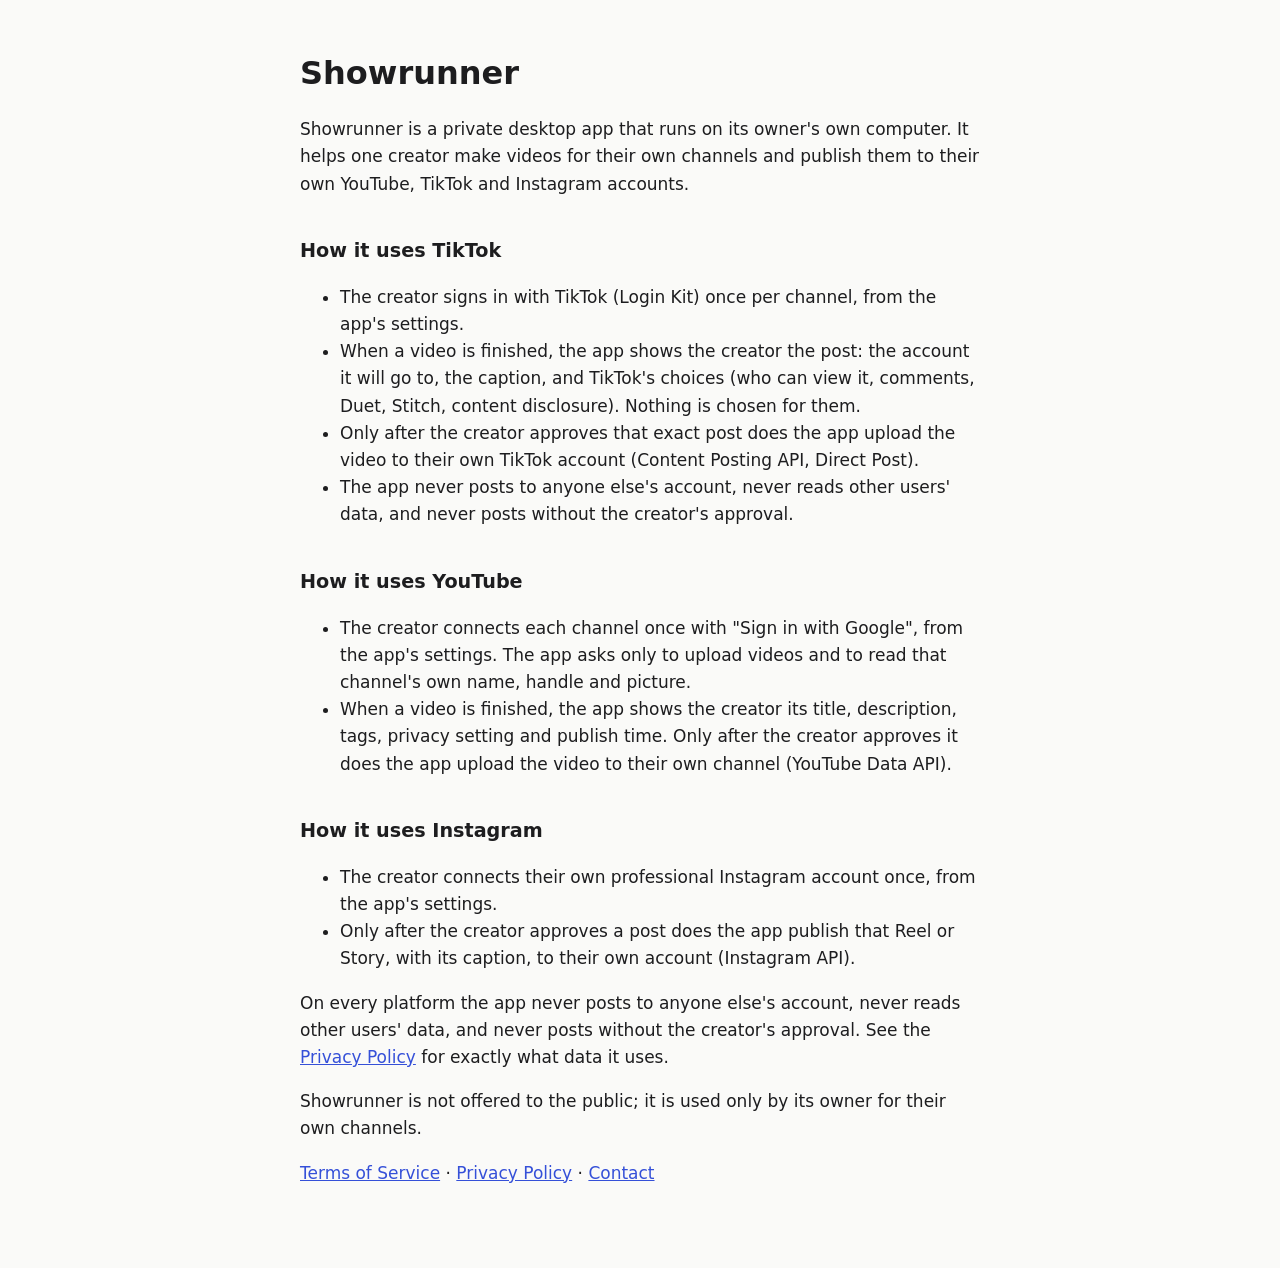
<file: index.html>
<!doctype html>
<html lang="en">
<head>
<meta charset="utf-8">
<meta name="viewport" content="width=device-width, initial-scale=1">
<title>Showrunner</title>
<link rel="stylesheet" href="style.css">
</head>
<body>
<main>
<h1>Showrunner</h1>
<p>Showrunner is a private desktop app that runs on its owner's own computer. It helps
one creator make videos for their own channels and publish them to their own YouTube,
TikTok and Instagram accounts.</p>

<h2>How it uses TikTok</h2>
<ul>
<li>The creator signs in with TikTok (Login Kit) once per channel, from the app's settings.</li>
<li>When a video is finished, the app shows the creator the post: the account it will go
to, the caption, and TikTok's choices (who can view it, comments, Duet, Stitch, content
disclosure). Nothing is chosen for them.</li>
<li>Only after the creator approves that exact post does the app upload the video to
their own TikTok account (Content Posting API, Direct Post).</li>
<li>The app never posts to anyone else's account, never reads other users' data, and
never posts without the creator's approval.</li>
</ul>

<h2>How it uses YouTube</h2>
<ul>
<li>The creator connects each channel once with "Sign in with Google", from the app's
settings. The app asks only to upload videos and to read that channel's own name,
handle and picture.</li>
<li>When a video is finished, the app shows the creator its title, description, tags,
privacy setting and publish time. Only after the creator approves it does the app upload
the video to their own channel (YouTube Data API).</li>
</ul>

<h2>How it uses Instagram</h2>
<ul>
<li>The creator connects their own professional Instagram account once, from the app's
settings.</li>
<li>Only after the creator approves a post does the app publish that Reel or Story, with
its caption, to their own account (Instagram API).</li>
</ul>

<p>On every platform the app never posts to anyone else's account, never reads other
users' data, and never posts without the creator's approval.
See the <a href="privacy.html">Privacy Policy</a> for exactly what data it uses.</p>

<p>Showrunner is not offered to the public; it is used only by its owner for their own
channels.</p>

<p><a href="terms.html">Terms of Service</a> · <a href="privacy.html">Privacy Policy</a> ·
<a href="mailto:erim.giray@gmail.com">Contact</a></p>
</main>
</body>
</html>
</file>
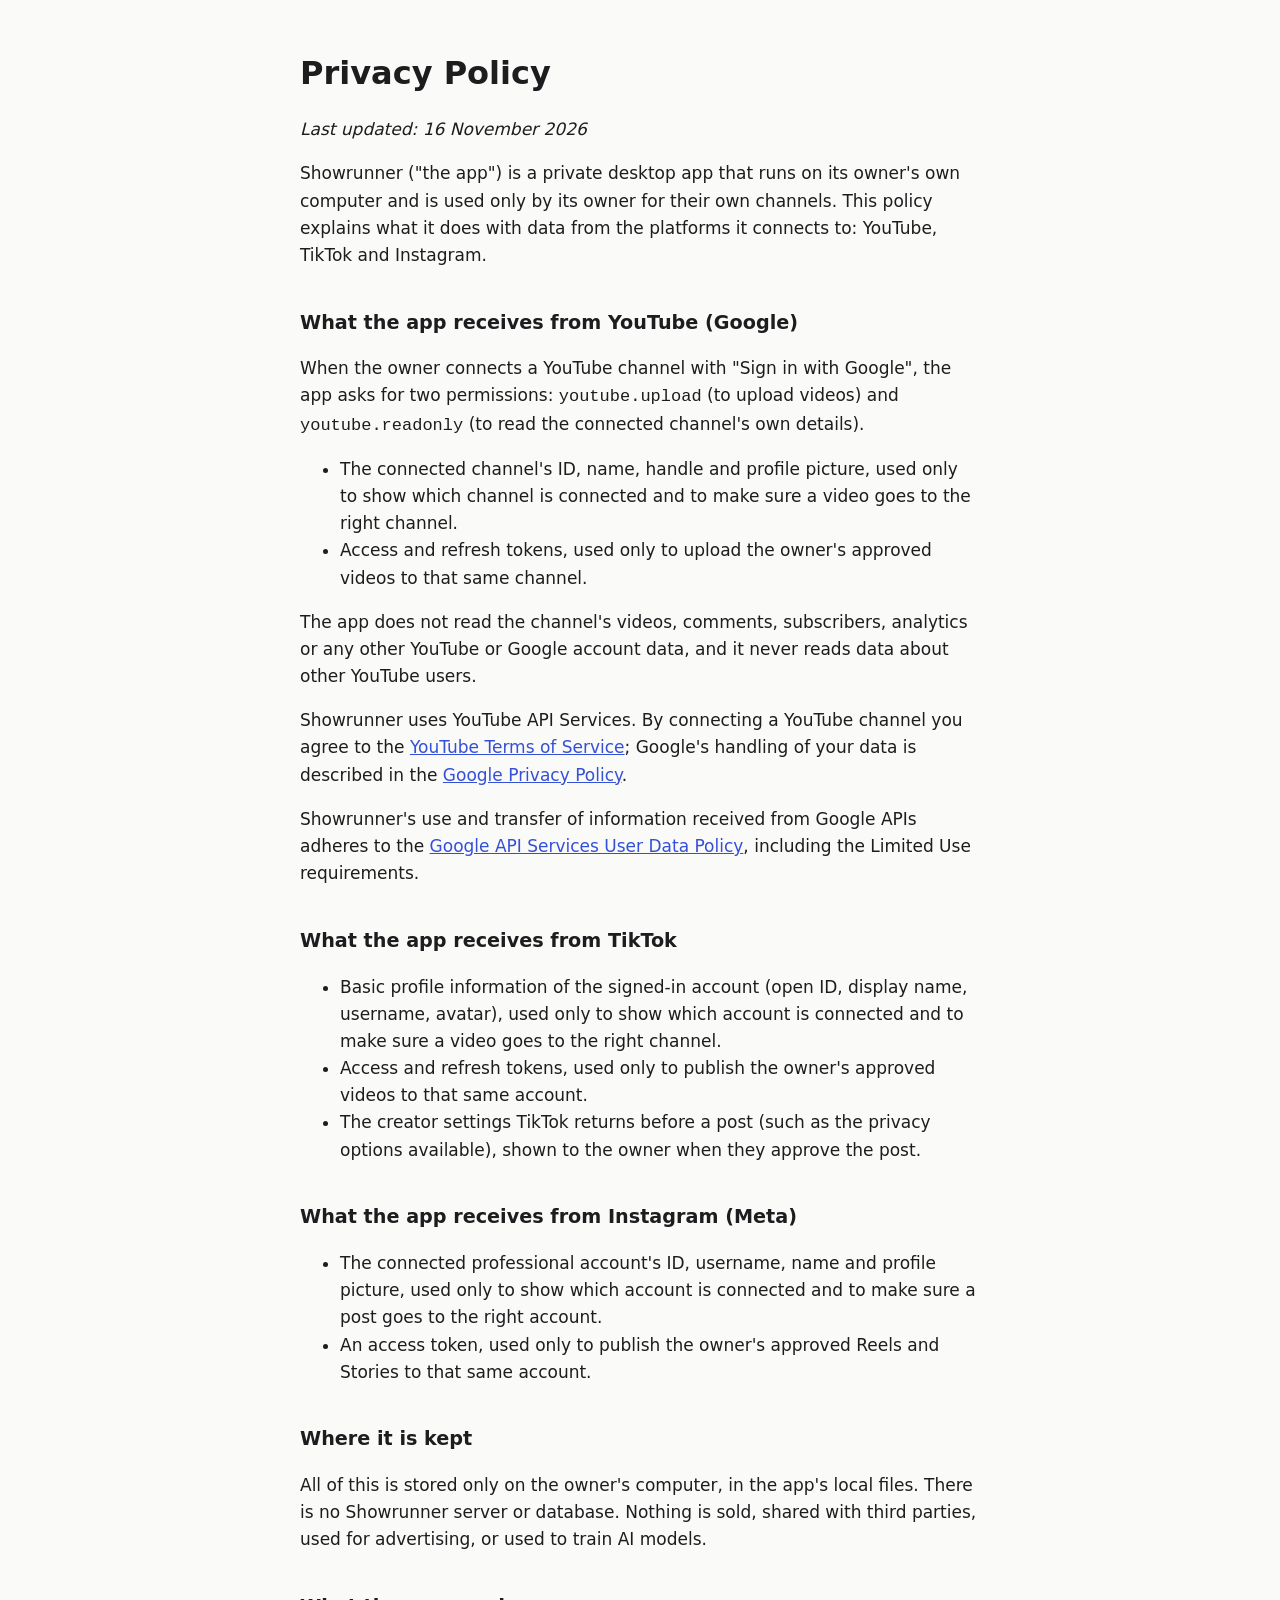
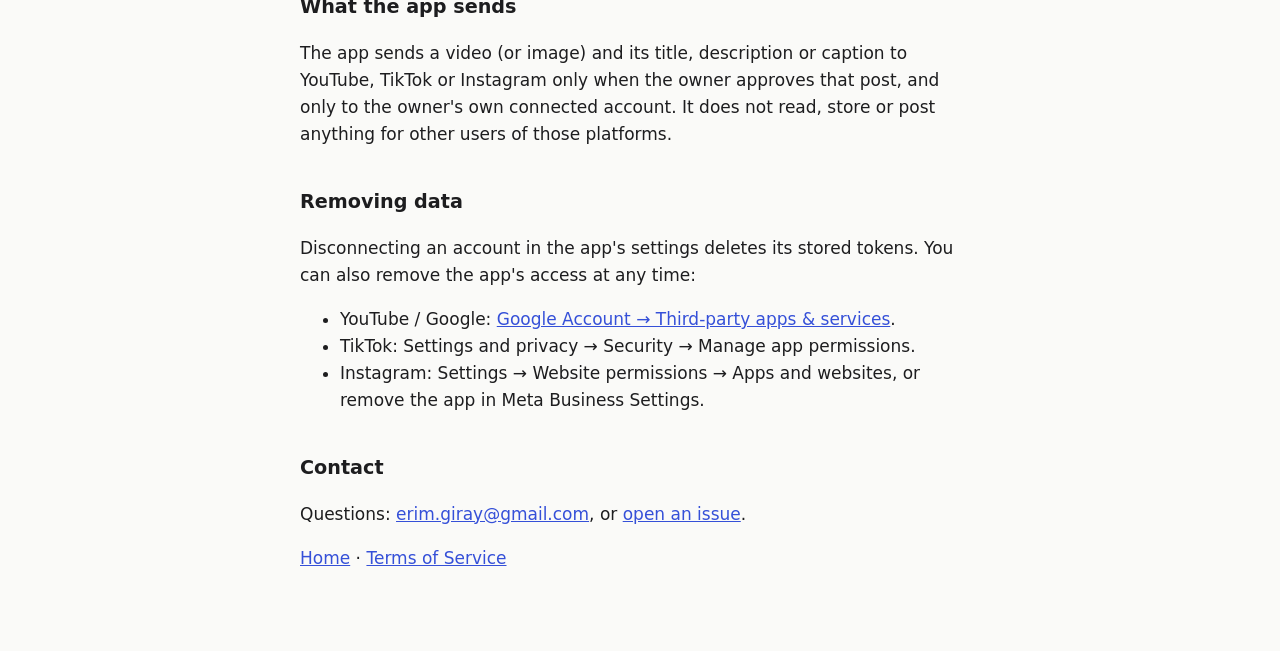
<file: privacy.html>
<!doctype html>
<html lang="en">
<head>
<meta charset="utf-8">
<meta name="viewport" content="width=device-width, initial-scale=1">
<title>Showrunner Privacy</title>
<link rel="stylesheet" href="style.css">
</head>
<body>
<main>
<h1>Privacy Policy</h1>
<p><em>Last updated: 16 November 2026</em></p>

<p>Showrunner ("the app") is a private desktop app that runs on its owner's own computer
and is used only by its owner for their own channels. This policy explains what it does
with data from the platforms it connects to: YouTube, TikTok and Instagram.</p>

<h2>What the app receives from YouTube (Google)</h2>
<p>When the owner connects a YouTube channel with "Sign in with Google", the app asks for
two permissions: <code>youtube.upload</code> (to upload videos) and
<code>youtube.readonly</code> (to read the connected channel's own details).</p>
<ul>
<li>The connected channel's ID, name, handle and profile picture, used only to show which
channel is connected and to make sure a video goes to the right channel.</li>
<li>Access and refresh tokens, used only to upload the owner's approved videos to that
same channel.</li>
</ul>
<p>The app does not read the channel's videos, comments, subscribers, analytics or any
other YouTube or Google account data, and it never reads data about other YouTube
users.</p>
<p>Showrunner uses YouTube API Services. By connecting a YouTube channel you agree to the
<a href="https://www.youtube.com/t/terms">YouTube Terms of Service</a>; Google's handling
of your data is described in the
<a href="https://policies.google.com/privacy">Google Privacy Policy</a>.</p>
<p>Showrunner's use and transfer of information received from Google APIs adheres to the
<a href="https://developers.google.com/terms/api-services-user-data-policy">Google API
Services User Data Policy</a>, including the Limited Use requirements.</p>

<h2>What the app receives from TikTok</h2>
<ul>
<li>Basic profile information of the signed-in account (open ID, display name, username,
avatar), used only to show which account is connected and to make sure a video goes to
the right channel.</li>
<li>Access and refresh tokens, used only to publish the owner's approved videos to that
same account.</li>
<li>The creator settings TikTok returns before a post (such as the privacy options
available), shown to the owner when they approve the post.</li>
</ul>

<h2>What the app receives from Instagram (Meta)</h2>
<ul>
<li>The connected professional account's ID, username, name and profile picture, used
only to show which account is connected and to make sure a post goes to the right
account.</li>
<li>An access token, used only to publish the owner's approved Reels and Stories to that
same account.</li>
</ul>

<h2>Where it is kept</h2>
<p>All of this is stored only on the owner's computer, in the app's local files. There is
no Showrunner server or database. Nothing is sold, shared with third parties, used for
advertising, or used to train AI models.</p>

<h2>What the app sends</h2>
<p>The app sends a video (or image) and its title, description or caption to YouTube,
TikTok or Instagram only when the owner approves that post, and only to the owner's own
connected account. It does not read, store or post anything for other users of those
platforms.</p>

<h2>Removing data</h2>
<p>Disconnecting an account in the app's settings deletes its stored tokens. You can also
remove the app's access at any time:</p>
<ul>
<li>YouTube / Google: <a href="https://myaccount.google.com/permissions">Google Account →
Third-party apps &amp; services</a>.</li>
<li>TikTok: Settings and privacy → Security → Manage app permissions.</li>
<li>Instagram: Settings → Website permissions → Apps and websites, or remove the app in
Meta Business Settings.</li>
</ul>

<h2>Contact</h2>
<p>Questions: <a href="mailto:erim.giray@gmail.com">erim.giray@gmail.com</a>, or <a href="https://github.com/erimgiray/showrunner-site/issues">open an issue</a>.</p>

<p><a href="index.html">Home</a> · <a href="terms.html">Terms of Service</a></p>
</main>
</body>
</html>
</file>
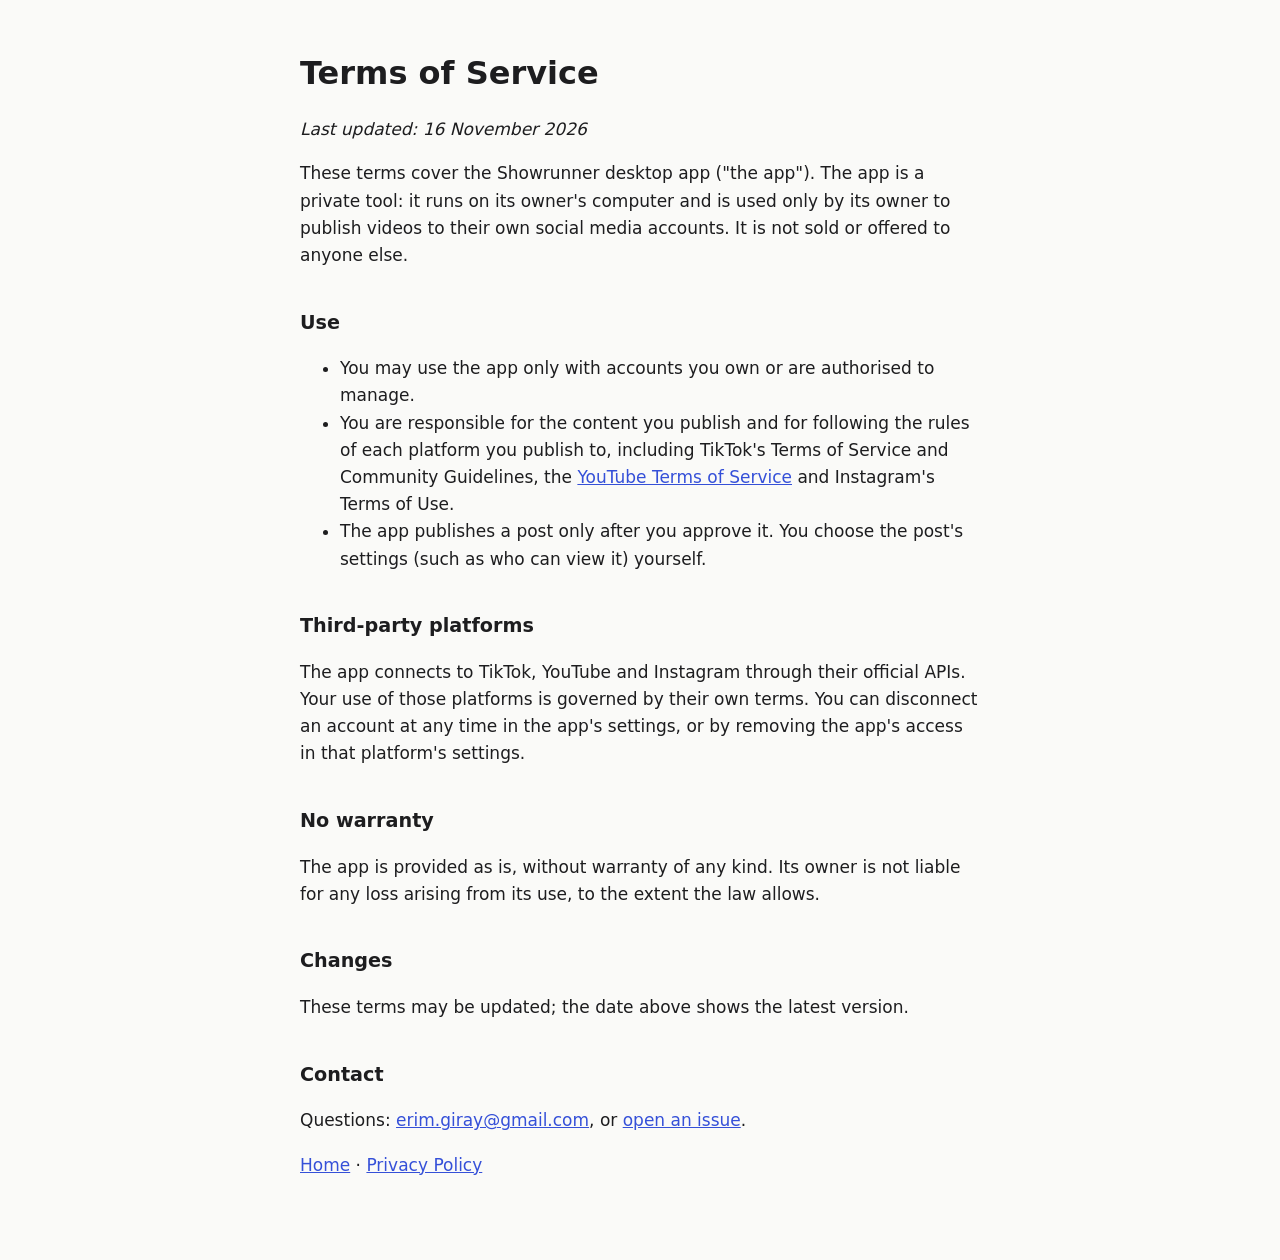
<file: terms.html>
<!doctype html>
<html lang="en">
<head>
<meta charset="utf-8">
<meta name="viewport" content="width=device-width, initial-scale=1">
<title>Showrunner Terms</title>
<link rel="stylesheet" href="style.css">
</head>
<body>
<main>
<h1>Terms of Service</h1>
<p><em>Last updated: 16 November 2026</em></p>

<p>These terms cover the Showrunner desktop app ("the app"). The app is a private tool:
it runs on its owner's computer and is used only by its owner to publish videos to
their own social media accounts. It is not sold or offered to anyone else.</p>

<h2>Use</h2>
<ul>
<li>You may use the app only with accounts you own or are authorised to manage.</li>
<li>You are responsible for the content you publish and for following the rules of each
platform you publish to, including TikTok's Terms of Service and Community Guidelines, the
<a href="https://www.youtube.com/t/terms">YouTube Terms of Service</a> and Instagram's Terms of Use.</li>
<li>The app publishes a post only after you approve it. You choose the post's settings
(such as who can view it) yourself.</li>
</ul>

<h2>Third-party platforms</h2>
<p>The app connects to TikTok, YouTube and Instagram through their official APIs. Your use
of those platforms is governed by their own terms. You can disconnect an account at any
time in the app's settings, or by removing the app's access in that platform's settings.</p>

<h2>No warranty</h2>
<p>The app is provided as is, without warranty of any kind. Its owner is not liable for
any loss arising from its use, to the extent the law allows.</p>

<h2>Changes</h2>
<p>These terms may be updated; the date above shows the latest version.</p>

<h2>Contact</h2>
<p>Questions: <a href="mailto:erim.giray@gmail.com">erim.giray@gmail.com</a>, or <a href="https://github.com/erimgiray/showrunner-site/issues">open an issue</a>.</p>

<p><a href="index.html">Home</a> · <a href="privacy.html">Privacy Policy</a></p>
</main>
</body>
</html>
</file>
<file: style.css>
:root { color-scheme: light dark; --fg: #1d1d1f; --bg: #fafaf8; --link: #3550d8; }
@media (prefers-color-scheme: dark) { :root { --fg: #e8e8e6; --bg: #161616; --link: #8ea2ff; } }
body { margin: 0; background: var(--bg); color: var(--fg);
       font: 17px/1.6 system-ui, -apple-system, "Segoe UI", sans-serif; }
main { max-width: 680px; margin: 0 auto; padding: 48px 16px 64px; }
h1 { font-size: 2rem; margin: 0 0 .5em; }
h2 { font-size: 1.2rem; margin-top: 2em; }
a { color: var(--link); }
</file>
